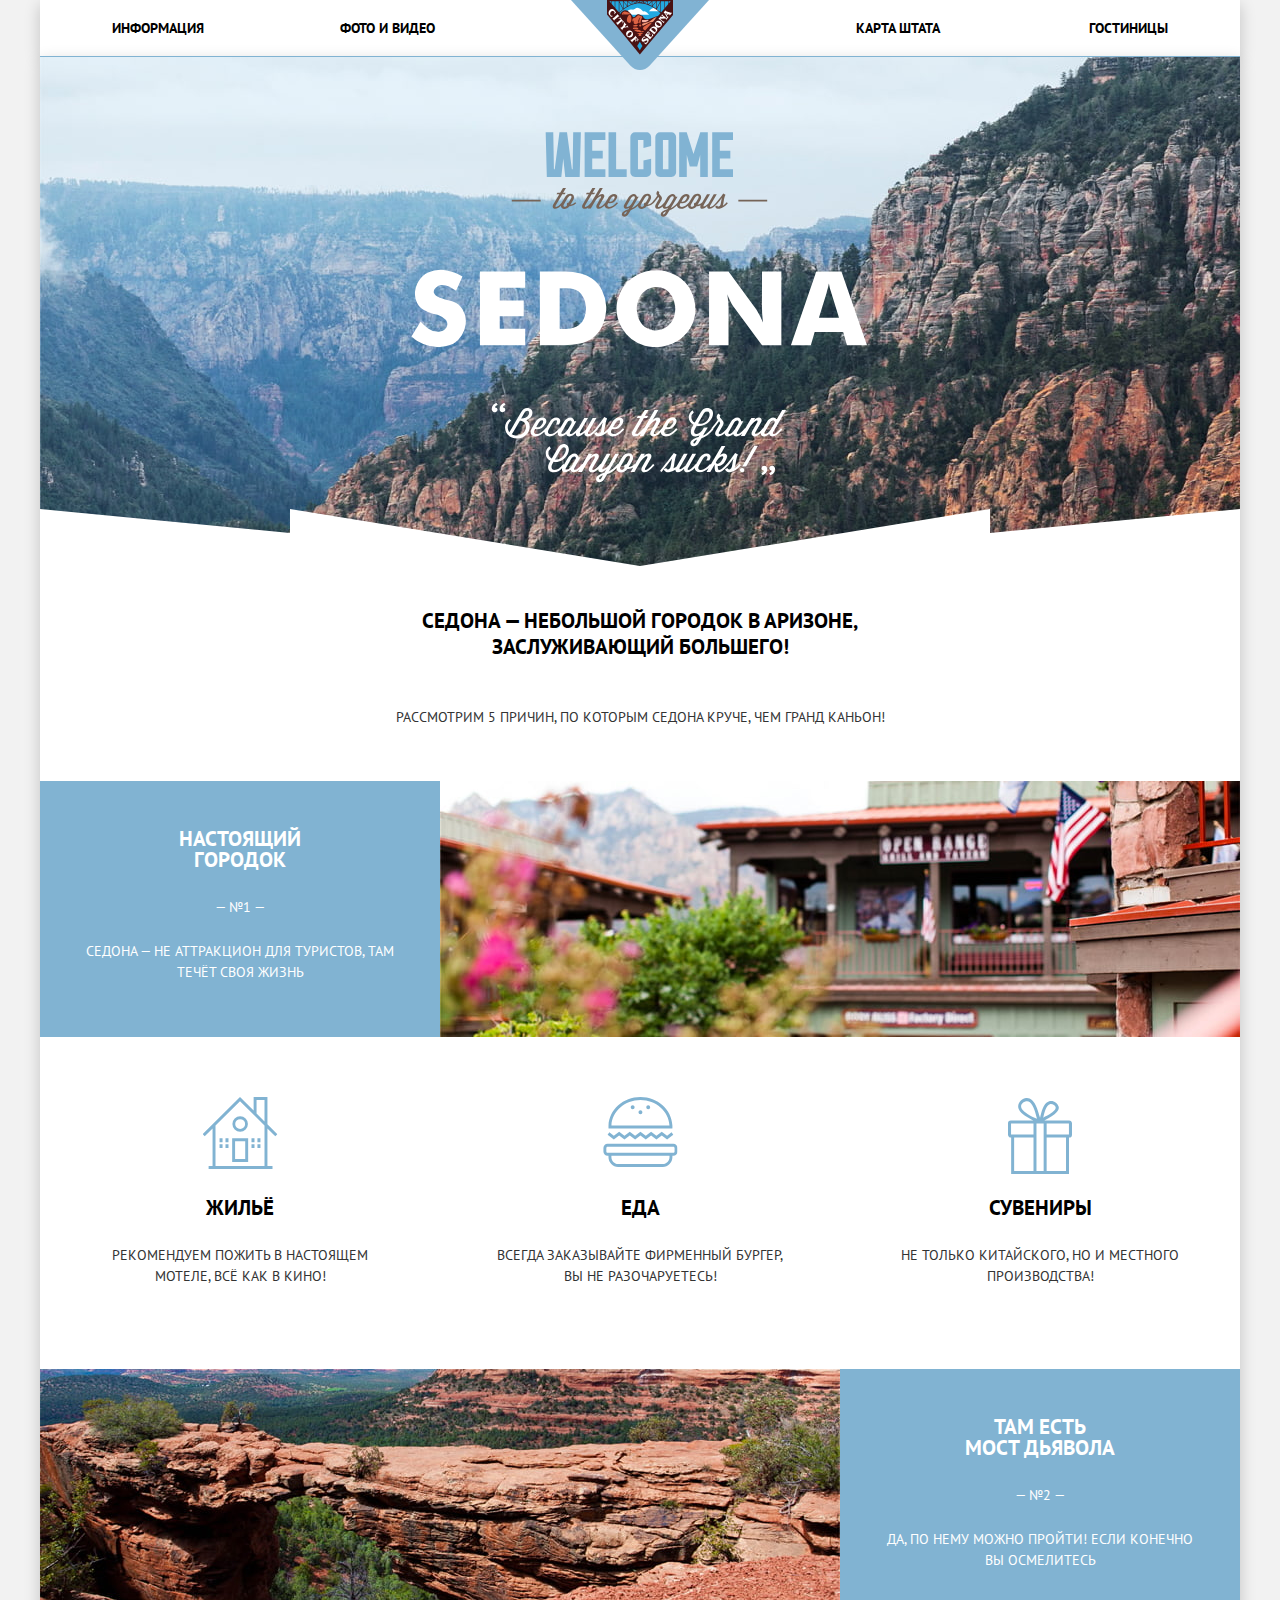
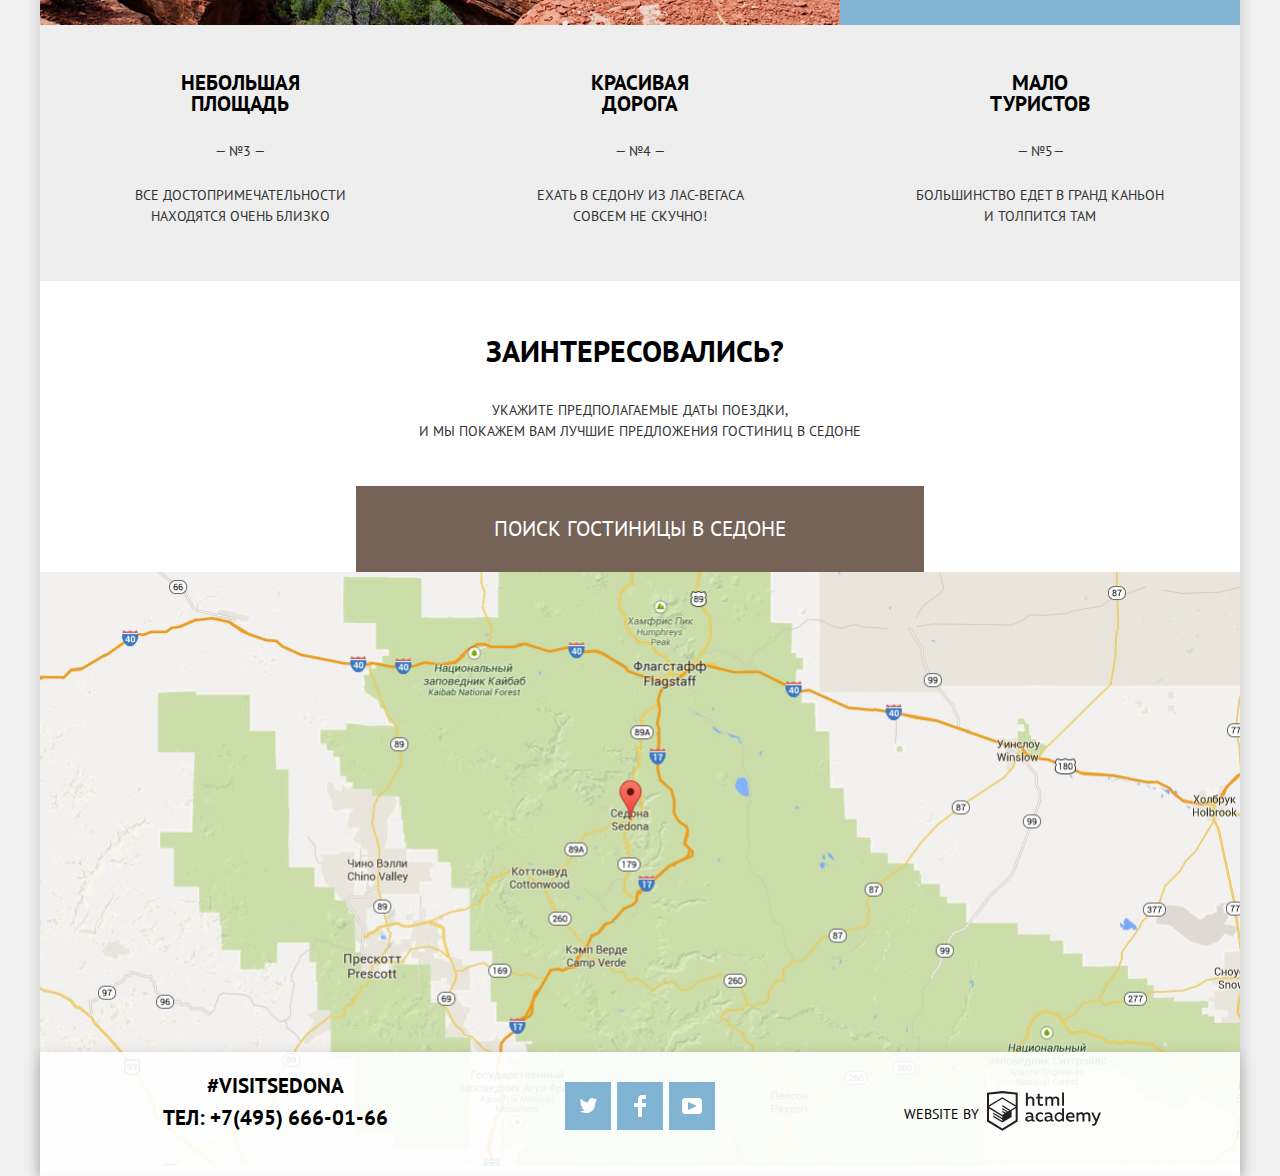
<file: index.html>
<!DOCTYPE html>
<html class="page" lang="ru">
  <head>
    <meta charset="UTF-8">
    <title>Седона</title>
    <link rel="icon" href="favicon.ico" type="image/x-icon" sizes="32x32">
    <link rel="icon" href="img/favicon-32.svg" type="image/svg+xml" sizes="32x32">
    <link rel="icon" href="img/favicon-16.svg" type="image/svg+xml" sizes="16x16">
    <link rel="icon" href="img/favicon-152.png" type="apple-touch-icon" sizes="152x152">
    <link href="css/normalize.css" rel="stylesheet">
    <link href="css/style.css" rel="stylesheet">
  </head>

  <body class="page-body">
    <header class="main-header container">
      <nav class="main-navigation">
        <div class="div-logo">
          <a class="main-header-logo">
            <img src="img/logo.svg" width="138" height="70" alt="Логотип Седона">
          </a>
        </div>
        <ul class="site-navigation">
          <li class="site-navigation-item"><a class="site-navigation-link" href="blank.html">Информация</a></li>
          <li class="site-navigation-item"><a class="site-navigation-link" href="blank.html">Фото и видео</a></li>
          <li class="site-navigation-item "><a class="site-navigation-link" href="blank.html">Карта штата</a></li>
          <li class="site-navigation-item"><a class="site-navigation-link" href="catalog.html">Гостиницы</a></li>
        </ul>
      </nav>
    </header>

    <main class="container">
      <section>
        <div class="main-picture">
          <img class="main-image" src="img/welcome.svg" width="457" height="350" alt="Добро пожаловать в великолепную Седону">
          <svg class="shape" width="1200" height="57" fill="none" xmlns="http://www.w3.org/2000/svg"><path d="M0 57V0l250 24V0l350 57L950 0v24l250-24v57H0z" fill="#fff"/></svg>>
        </div>
        <h1 class="container-caption">Седона &mdash; небольшой городок в Аризоне, заслуживающий большего!</h1>
        <p class="container-text">Рассмотрим 5 причин, по которым Седона круче, чем гранд каньон!</p>
      </section>
      <section class="features">
        <h2 class="visually-hidden">Преимущества</h2>
        <ul class="features-list">
          <li class="feature-item feature-item-background-accent feature-city">
            <div>
              <h3 class="feature-caption feature-caption-accent">Настоящий городок</h3>
              <p class="feature-text text-decoration">&mdash; №1 &mdash;</p>
              <p class="feature-text feature-text-city">Седона &mdash; не аттракцион для туристов, там течёт своя жизнь</p>
          </div>
            <img class="feature-image" src="img/sedona-city.jpg" width="800" height="256" alt="Фото городка Седона">
          </li>
          <li class="feature-item feature-item-icon">
            <h3 class="feature-caption feature-caption-housing">Жильё</h3>
            <p class="feature-text">Рекомендуем пожить в настоящем мотеле, всё как в кино!</p>
          </li>
          <li class="feature-item feature-item-icon">
            <h3 class="feature-caption feature-caption-food">Еда</h3>
            <p class="feature-text">Всегда заказывайте фирменный бургер, вы не разочаруетесь!</p>
          </li>
          <li class="feature-item feature-item-icon">
            <h3 class="feature-caption feature-caption-souvenir">Сувениры</h3>
            <p class="feature-text">Не только китайского, но и местного производства!</p>
          </li>
          <li class="feature-item feature-item-background-accent feature-bridge">
            <img class="feature-image" src="img/bridge.jpg" width="800" height="256" alt="Мост Дьявола в Седоне">
            <div>
              <h3 class="feature-caption feature-caption-accent">Там есть Мост дьявола</h3>
              <p class="feature-text text-decoration">&mdash; №2 &mdash;</p>
              <p class="feature-text feature-text-bridge">Да, по нему можно пройти! Если конечно вы осмелитесь</p>
            </div>
          </li>
          <li class="feature-item feature-item-background-light">
            <h3 class="feature-caption">Небольшая площадь</h3>
            <p class="feature-text text-decoration">&mdash; №3 &mdash;</p>
            <p class="feature-text feature-text-background-light">Все достопримечательности находятся очень близко</p>
          </li>
          <li class="feature-item feature-item-background-light">
            <h3 class="feature-caption">Красивая дорога</h3>
            <p class="feature-text text-decoration">&mdash; №4 &mdash;</p>
            <p class="feature-text feature-text-background-light">Ехать в седону из лас-вегаса совсем не скучно!</p>
          </li>
          <li class="feature-item feature-item-background-light">
            <h3 class="feature-caption">Мало туристов</h3>
            <p class="feature-text text-decoration">&mdash; №5&mdash;</p>
            <p class="feature-text feature-text-background-light">Большинство едет в гранд каньон и толпится там</p>
          </li>
        </ul>
      </section>

      <section class="search">
        <h2 class="visually-hidden">Поиск гостиницы в седоне</h2>
        <p class="search-lead">Заинтересовались?</p>
        <p class="search-text">Укажите предполагаемые даты поездки, <br> и мы покажем вам лучшие предложения гостиниц в седоне</p>
        <button class="button" type="button">Поиск гостиницы в седоне</button>
      </section>

      <img class="map-image" src="img/map.png" width="1200" height="594" alt="Страна Соединённые Штаты Америки, Штат Аризона, Графство Явапай">
    </main>

    <footer class="main-footer container footer-top">
      <section class="main-footer-contacts">
        <h2 class="visually-hidden">Контакты</h2>
        <p class="contacts-text">&num;visitSEDONA</p>
        <p class="contacts-text contacts-text-phone">ТЕЛ: <a class="main-footer-phone" href="tel:+74956660166"></a>+7(495) 666-01-66 </p>
      </section>
      <section class="main-footer-social">
        <h2 class="visually-hidden">Социальные сети</h2>
        <ul class="social-list">
          <li>
            <a class="social-button" href="#">
              <span class="visually-hidden">Твиттер</span>
              <svg width="17" height="17" viewBox="0 0 17 17" fill="none" xmlns="http://www.w3.org/2000/svg">
                <path d="M10.95 1.14409C12.635 0.648089 13.934 1.41409 14.527 2.32309C15.2 2.09209 15.858 1.84209 16.538 1.61509C16.5249 2.30145 16.2117 2.94761 15.681 3.38309C16.366 3.55309 16.985 2.89209 16.985 2.89209C16.816 3.89209 15.979 4.68009 15.422 4.91609C15.191 11.6661 12.247 16.1331 5.34498 15.9981H4.89898C4.48898 15.9981 0.734977 15.5381 0.000976562 14.1111C2.27198 14.3071 3.89398 13.6891 4.69398 12.9341C3.73398 12.6341 2.01498 12.4571 1.71498 9.98409C2.06398 10.0901 2.27898 10.2121 2.90498 10.1031C1.70498 9.24709 0.373977 8.53009 0.447977 6.33009C0.732977 6.65809 1.51498 6.86609 1.78798 6.80209C1.08498 6.56109 -0.182023 3.44209 0.893977 1.85009C2.71198 3.70409 4.62898 5.45609 8.04598 5.62309C8.25398 3.33009 9.18298 1.79309 10.95 1.14409Z" fill="white"/>
            </svg>
            </a>
          </li>
          <li>
            <a class="social-button" href="#">
              <span class="visually-hidden">Фейсбук</span>
              <svg width="12" height="22" viewBox="0 0 12 22" fill="none" xmlns="http://www.w3.org/2000/svg">
                <path d="M12 4V0H8C5.79086 0 4 1.79086 4 4V8H0V12H4V22H8V12H12V8H8V4H12Z" fill="white"/>
              </svg>
            </a>
          </li>
          <li>
            <a class="social-button" href="#">
              <span class="visually-hidden">Ютуб</span>
              <svg width="20" height="16" viewBox="0 0 20 16" fill="none" xmlns="http://www.w3.org/2000/svg">
                <path fill-rule="evenodd" clip-rule="evenodd" d="M3 0H17C18.65 0 20 1.35 20 3V13C20 14.65 18.65 16 17 16H3C1.35 16 0 14.65 0 13V3C0 1.35 1.35 0 3 0ZM6.027 4.002V11.998L15.014 8L6.027 4.002Z" fill="white"/>
              </svg>
            </a>
          </li>
        </ul>
      </section>
      <section class="footer-copyright">
        <p class="main-footer-text">Website by</p>
        <a class="copyright-logo" href="https://htmlacademy.ru/intensive/htmlcss">
          <svg width="115" height="41" viewBox="0 0 115 41" fill="none" xmlns="http://www.w3.org/2000/svg">
            <path fill-rule="evenodd" clip-rule="evenodd" d="M15.5197 1.05737H15.3509L0 2.71895V31.4945L15.3509 40.8382L30.7018 31.4945V2.71895L15.5197 1.05737ZM77.0183 2.62185H75.0876V15.7311H77.0183V2.62185ZM40.8619 2.63264V7.76843C41.6131 6.9864 42.6386 6.5436 43.7105 6.53843C44.6823 6.47908 45.6329 6.84495 46.3253 7.54479C47.0177 8.24462 47.3866 9.21244 47.3399 10.2068V15.7634H45.367V10.4658C45.4231 9.94897 45.2754 9.43059 44.9566 9.02553C44.6377 8.62047 44.174 8.36218 43.6683 8.3079H43.3518C42.3456 8.36979 41.4321 8.9295 40.9041 9.80764V15.7634H38.8995V2.63264H40.8619ZM77.0183 31.4837H75.2775V30.0595C74.4828 31.1353 73.23 31.7538 71.9119 31.7211C69.4751 31.5528 67.5825 29.4822 67.5825 26.9845C67.5825 24.4867 69.4751 22.4162 71.9119 22.2479C73.1195 22.2052 74.2818 22.7203 75.0771 23.6505V18.3205H77.0183V31.4837ZM47.0656 30.0595C47.263 30.0515 47.4583 30.0152 47.6459 29.9516V31.3866C47.2482 31.5404 46.826 31.6172 46.4009 31.6132C45.6482 31.6769 44.9394 31.2429 44.639 30.5342C43.7036 31.31 42.5302 31.7227 41.3261 31.6995C39.733 31.6995 38.256 30.804 38.256 28.9482C38.256 26.65 40.3661 25.9379 42.1702 25.9379C42.9402 25.9505 43.707 26.0408 44.4596 26.2076V25.884C44.4596 24.805 43.6578 23.9742 42.1491 23.9742C41.0585 23.9764 39.9804 24.2116 38.9839 24.6647V22.8305C40.0678 22.451 41.204 22.2506 42.3495 22.2371C44.8394 22.2371 46.3693 23.4455 46.3693 26.1753V29.4121C46.3546 29.5668 46.401 29.721 46.4981 29.8406C46.5951 29.9601 46.7349 30.035 46.8862 30.0487H47.0656V30.0595ZM40.2711 28.8403C40.298 29.229 40.4761 29.5905 40.7655 29.844C41.055 30.0974 41.4317 30.2217 41.8115 30.189H41.9275C42.8819 30.1906 43.7973 29.8022 44.4702 29.11V27.5779C43.842 27.4414 43.2026 27.3655 42.5605 27.3513C41.5055 27.3513 40.2817 27.7074 40.2817 28.8403H40.2711ZM56.0229 22.9384C55.1962 22.4632 54.2596 22.2246 53.3115 22.2479H52.9422C51.7332 22.2873 50.5891 22.8166 49.7619 23.7192C48.9347 24.6218 48.4923 25.8236 48.5321 27.06V27.5024C48.6957 30.0004 50.805 31.8921 53.2482 31.7318C54.2519 31.7555 55.2477 31.5452 56.1601 31.1168V29.2718C55.3769 29.7215 54.4945 29.9591 53.5963 29.9624C52.5199 30.0288 51.4963 29.4793 50.9385 28.5356C50.3806 27.5918 50.3806 26.4095 50.9385 25.4658C51.4963 24.522 52.5199 23.9725 53.5963 24.039C54.461 24.0357 55.3066 24.2989 56.0229 24.7942V22.9384ZM66.1514 30.0595C66.3488 30.0515 66.5441 30.0152 66.7317 29.9516V31.3866C66.334 31.5404 65.9118 31.6172 65.4867 31.6132C64.734 31.6769 64.0252 31.2429 63.7248 30.5342C62.7894 31.31 61.616 31.7227 60.4119 31.6995C58.8188 31.6995 57.3417 30.804 57.3417 28.9482C57.3417 26.65 59.4518 25.9379 61.256 25.9379C62.0259 25.9505 62.7928 26.0408 63.5454 26.2076V25.884C63.5454 24.805 62.7436 23.9742 61.2349 23.9742C60.1443 23.9764 59.0662 24.2116 58.0697 24.6647V22.8305C59.1536 22.451 60.2897 22.2506 61.4353 22.2371C63.9252 22.2371 65.455 23.4455 65.455 26.1753V29.4121C65.4404 29.5668 65.4868 29.721 65.5838 29.8406C65.6809 29.9601 65.8207 30.035 65.972 30.0487H66.1514V30.0595ZM59.855 29.8481C59.5632 29.5943 59.3837 29.2311 59.3569 28.8403H59.378C59.378 27.7074 60.5385 27.3513 61.6569 27.3513C62.299 27.3655 62.9383 27.4414 63.5665 27.5779V29.11C62.8937 29.8022 61.9782 30.1906 61.0239 30.189H60.9078C60.5263 30.2247 60.1469 30.1019 59.855 29.8481ZM69.3271 26.9305C69.3271 25.2859 70.6308 23.9526 72.239 23.9526L72.2601 24.0066C73.4742 24.0066 74.5742 24.7382 75.0665 25.8732V28.0311C74.5856 29.1871 73.4673 29.9296 72.239 29.9084C70.6308 29.9084 69.3271 28.5752 69.3271 26.9305ZM83.3486 22.2479C86.8408 22.2479 88.0541 25.1395 87.4844 27.7397H80.922C81.1436 29.3582 82.6839 30.0163 84.2876 30.0163C85.2509 30.0196 86.2027 29.8021 87.0729 29.3797V31.1061C86.0736 31.5421 84.9939 31.7519 83.9078 31.7211C81.2385 31.7211 78.8963 30.189 78.8963 26.9521C78.8362 25.7502 79.2482 24.5736 80.0408 23.6841C80.8334 22.7945 81.9408 22.2658 83.1165 22.2155H83.3486V22.2479ZM80.8693 26.1753C80.9704 24.8237 82.1216 23.8104 83.4436 23.9095H83.4858C84.1064 23.8531 84.7196 24.08 85.1612 24.5295C85.6028 24.979 85.8275 25.6051 85.7752 26.24H80.8693V26.1753ZM89.489 31.4621V22.4961H91.2298V23.575C91.9777 22.7197 93.041 22.2229 94.1628 22.2047C95.2951 22.1328 96.3712 22.7163 96.9482 23.7153C97.7407 22.8335 98.8477 22.3161 100.018 22.2803C100.952 22.2327 101.859 22.6011 102.507 23.2901C103.154 23.9792 103.478 24.9213 103.394 25.8732V31.4837H101.39V25.9271C101.437 25.4734 101.306 25.0191 101.024 24.6647C100.743 24.3104 100.336 24.0852 99.8917 24.039H99.6174C98.7512 24.0941 97.9525 24.536 97.4335 25.2474V31.4837H95.4289V25.9271C95.4728 25.47 95.3357 25.0139 95.0481 24.6611C94.7606 24.3082 94.3467 24.088 93.8991 24.0497H93.6881C92.7466 24.1344 91.8915 24.6449 91.3564 25.4416V31.5161H89.5312L89.489 31.4621ZM113.977 22.4745H111.972L109.324 29.2718L106.306 22.4853H104.196L108.417 31.5484L108.237 32.0016C107.72 33.3611 107.003 34.0516 106.053 34.0516C105.75 34.0548 105.447 34.0112 105.156 33.9221V35.6161C105.536 35.7125 105.926 35.7632 106.317 35.7671C107.646 35.7671 108.902 35.0226 109.851 32.6813L113.977 22.4745ZM52.689 6.78658V3.54974L50.7266 4.01369V6.73264H49.144V8.49132H50.7899V12.9905C50.7231 13.817 51.0244 14.6301 51.61 15.2038C52.1955 15.7775 53.0028 16.0505 53.8073 15.9468C54.5996 15.9535 55.3875 15.8259 56.139 15.5692V13.8429C55.5727 14.0781 54.9672 14.199 54.356 14.199C53.2165 14.199 52.689 13.8105 52.689 12.6237V8.5129H55.8541V6.78658H52.689ZM58.3862 15.7526V6.75421H60.1376V7.83316C60.8811 6.97655 61.9403 6.476 63.0601 6.45211C64.1624 6.38099 65.2146 6.93142 65.8032 7.88711C66.5958 7.00534 67.7028 6.48794 68.8734 6.45211C69.8138 6.41462 70.7233 6.79859 71.364 7.50353C72.0046 8.20846 72.3126 9.16418 72.2073 10.1205V15.7418H70.2028V10.1853C70.2499 9.73151 70.1184 9.27721 69.8373 8.92287C69.5561 8.56853 69.1485 8.34334 68.7046 8.29711H68.4619C67.5957 8.35228 66.797 8.7942 66.278 9.50553V15.7418H64.2734V10.1853C64.3206 9.73151 64.1891 9.27721 63.9079 8.92287C63.6268 8.56853 63.2191 8.34334 62.7752 8.29711H62.5326C61.5911 8.38181 60.736 8.89229 60.2009 9.68895V15.7634H58.3862V15.7526ZM28.6972 30.3033L28.7078 30.2968L28.6972 30.3184V30.3033ZM28.6972 18.3205V30.3033L15.3509 38.4321L2.00459 30.3184V18.5147L15.2876 26.6068V28.0311L6.18257 22.5284V23.9418L15.3404 29.5632V31.0629L6.19312 25.4955V26.9521L15.3509 32.5734L24.5826 26.9197V20.8129L28.6972 18.3205ZM28.7078 16.7776L25.0362 18.9355L23.3482 20.0145L15.3087 15.0837V16.4971L22.156 20.7266L22.0083 20.8237L20.9532 21.4063L15.2876 17.9537V19.3995L19.761 22.1184L18.706 22.8413L15.3298 20.7913V22.2047L17.5454 23.5426L15.2982 24.9021L2.11009 16.864L15.3087 8.72869L28.7078 16.7776ZM15.2876 7.27211L28.7078 15.3534V4.56395L15.3615 3.12895L2.01514 4.56395V15.3534L15.2876 7.27211Z" fill="#231F20"/>
          </svg>
        </a>
      </section>
    </footer>
  </body>
</html>
</file>
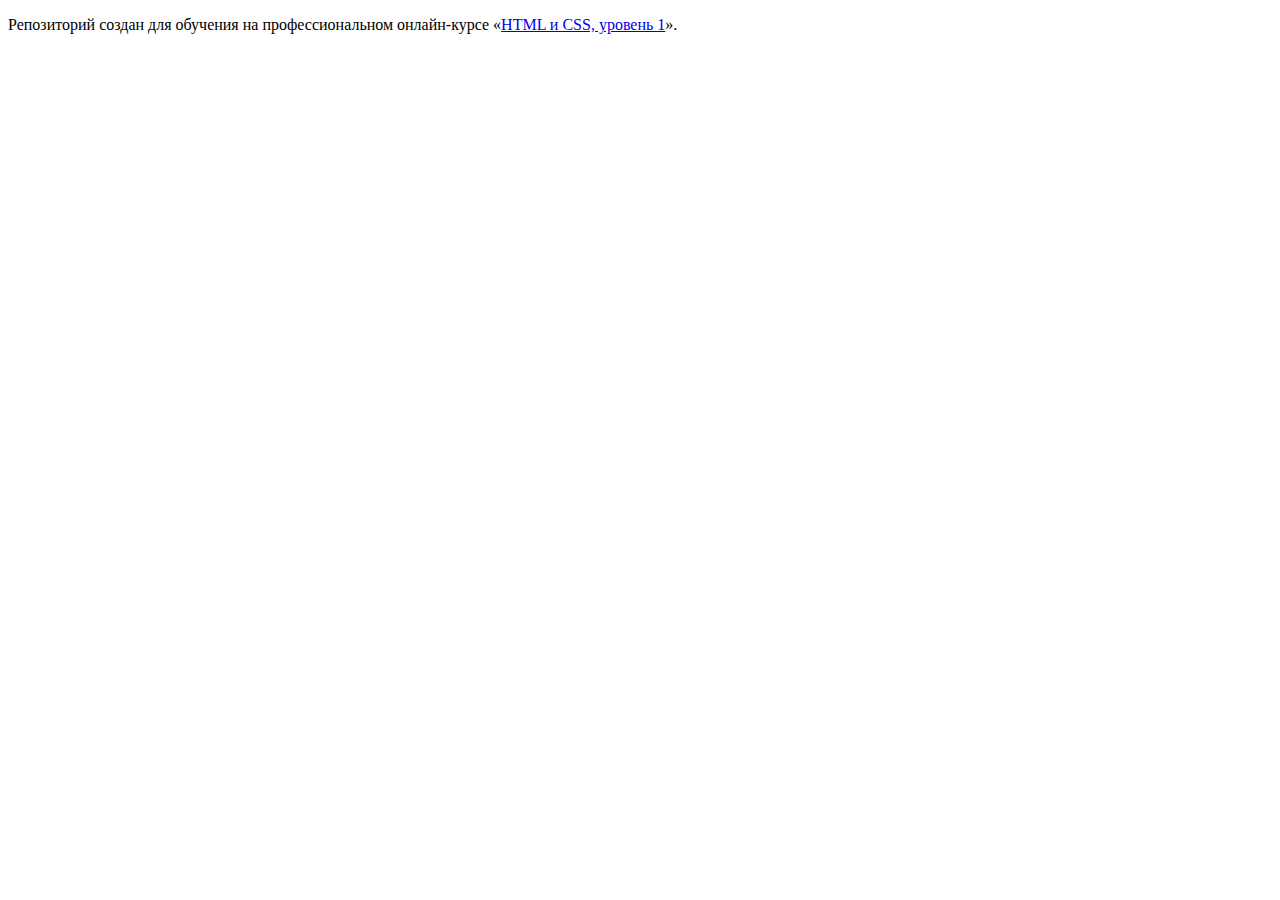
<file: 1/index.html>
<!DOCTYPE html>
<html lang="ru">
  <head>
    <meta charset="utf-8">
    <title>HTML Academy: Седона</title>
    <base href="https://htmlacademy-htmlcss.github.io/1563691-sedona-30/1/">
</head>
  <body>

    <p>Репозиторий создан для обучения на профессиональном онлайн‑курсе «<a href="https://htmlacademy.ru/intensive/htmlcss">HTML и CSS, уровень 1</a>».</p>

  </body>
</html>
</file>
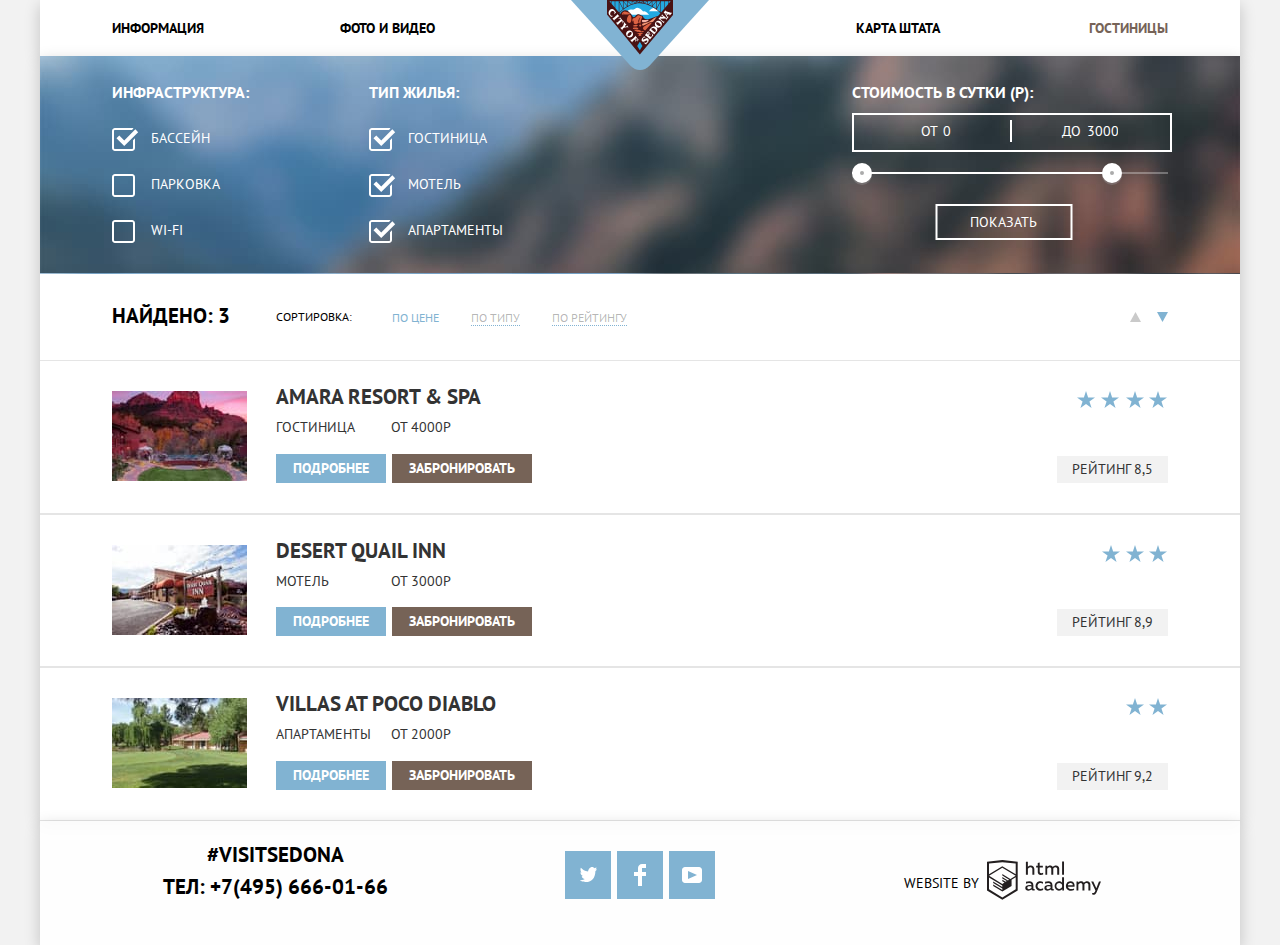
<file: catalog.html>
<!DOCTYPE html>
<html class="page" lang="ru">
  <head>
    <meta charset="UTF-8">
    <title>Седона</title>
    <link rel="icon" href="favicon.ico" type="image/x-icon" sizes="32x32">
    <link rel="icon" href="img/favicon-32.svg" type="image/svg+xml" sizes="32x32">
    <link rel="icon" href="img/favicon-16.svg" type="image/svg+xml" sizes="16x16">
    <link rel="icon" href="img/favicon-152.png" type="apple-touch-icon" sizes="152x152">
    <link href="css/normalize.css" rel="stylesheet">
    <link href="css/style.css" rel="stylesheet">
  </head>

  <body class="page-body">
    <header class="main-header container">
      <nav class="main-navigation">
        <a class="main-header-logo" href="index.html">
          <img src="img/logo.svg" width="138" height="70" alt="Логотип Седона">
        </a>
            <ul class="site-navigation">
              <li class="site-navigation-item"><a class="site-navigation-link" href="blank.html">Информация</a></li>
              <li class="site-navigation-item"><a class="site-navigation-link" href="blank.html">Фото и видео</a></li>
              <li class="site-navigation-item "><a class="site-navigation-link" href="blank.html">Карта штата</a></li>
              <li class="site-navigation-item "><a class="site-navigation-link-current">Гостиницы</a></li>
            </ul>
      </nav>
    </header>

    <main class="page container">
      <h1 class="visually-hidden">Подбор гостиниц в седоне</h1>

      <section class="filters">
        <h2 class="visually-hidden">Фильтр гостиниц</h2>
          <form class="filters-form" method="get" action="https://echo.htmlacademy.ru/">
            <fieldset class="filter-services">
              <legend class="filter-caption">Инфраструктура:</legend>
              <ul class="services-list">
                <li class="filter-option">
                  <input class="visually-hidden filter-input-checkbox" type="checkbox" name="swimming-pool" id="filter-swimming-pool" checked>
                  <label for="filter-swimming-pool">Бассейн</label>
                </li>
                <li class="filter-option">
                  <input class="visually-hidden filter-input-checkbox" type="checkbox" name="parking" id="filter-parcing">
                  <label for="filter-parcing">Парковка</label>
                </li>
                <li class="filter-option">
                  <input class="visually-hidden filter-input-checkbox" type="checkbox" name="wi-fi" id="filter-wi-fi">
                  <label for="filter-wi-fi">Wi-fi</label>
                </li>
              </ul>
            </fieldset>
            <fieldset class="filter-housing">
              <legend class="filter-caption">Тип жилья:</legend>
              <ul class="housing-list">
                <li class="filter-option">
                  <input class="visually-hidden filter-input-checkbox" type="checkbox" name="hostel" id="filter-hostel" checked>
                  <label for="filter-hostel">Гостиница</label>
                </li>
                <li class="filter-option">
                  <input class="visually-hidden filter-input-checkbox" type="checkbox" name="motel" id="filter-motel" checked>
                  <label for="filter-motel">Мотель</label>
                </li>
                <li class="filter-option">
                  <input class="visually-hidden filter-input-checkbox" type="checkbox" name="apartment" id="filter-apartment" checked>
                  <label for="filter-apartment">Апартаменты</label>
                </li>
              </ul>
            </fieldset>
            <div class="price">
              <form method="get" action="https://echo.htmlacademy.ru">
                <fieldset class="filter-item">
                  <legend class="filter-item-caption">Стоимость в сутки (р):</legend>
                  <div class="range-filter">
                    <div class="price-controls">
                      <label class="min-price">
                        от <input class="price-input price-input-min" type="number" name="min-price" value="0">
                      </label>
                      <label class="max-price">
                        до <input class="price-input price-input-max" type="number" name="max-price" value="3000">
                      </label>
                    </div>
                    <div class="scale">
                      <div class="bar"></div>
                    </div>
                    <div class="toggle toggle-min" tabindex="0"></div>
                    <div class="toggle toggle-max" tabindex="0"></div>
                  </div>
                </fieldset>
                <button class="button-form" type="submit">Показать</button>
              </form>
            </div>
          </form>
      </section>

      <section class="sorting">
        <h2 class="visually-hidden">Сортировка по результатам поиска</h2>
        <section class="sorting-filters">
          <p class="sorting-caption">Найдено: 3</p>
          <p class="sorting-text">Сортировка:</p>
          <ul class="sorting-list">
            <li class="sorting-item">
              <a class="sorting-link sorting-link-current">По цене</a>
            </li>
            <li class="sorting-item">
              <a class="sorting-link" href="#">По типу</a>
            </li>
            <li class="sorting-item">
              <a class="sorting-link" href="#">По рейтингу</a>
            </li> 
          </ul>
          <div class="arrows-box">
            <svg class="arrow" width="11" height="10" viewBox="0 0 11 10" fill="none" xmlns="http://www.w3.org/2000/svg">
              <path d="M5.5 0L0 10H11L5.5 0Z" fill="#CACACA"/>
            </svg>
            <svg class="arrow" width="11" height="10" viewBox="0 0 11 10" fill="none" xmlns="http://www.w3.org/2000/svg">
              <path d="M5.5 10L0 0H11" fill="#81B3D2"/>
            </svg>
          </div>
        </section>
      </section>

      <section class="search-results">
        <h2 class="visually-hidden">Список гостиниц седоны</h2>
        <ul class="search-results-list">
          <li class="search-results-item">
            <article class="search-results-article">
              <img class="search-results-image" src="img/amara.jpg" width="139" height="90" alt="Фото гостиницы Amara Resort & Spa">
              <div class="hotel-information">
                <h3 class="hotel-caption">Amara Resort &#38; Spa</h3>
                <div class="hotel-text">
                  <p>Гостиница</p>
                  <p>от 4000р</p>
                </div>
                <div class="hotel-buttons">
                  <a class="button-detail" href="#">Подробнее</a>
                  <button class="button-booking" type="submit">Забронировать</button>
                </div>
              </div>
              <div class="rating-box">
                <img src="img/stars-four.svg" width="91" height="17" alt="Четырехзвездочная гостиница">
                <p class="rating">Рейтинг 8,5</p>
              </div>
            </article>
          </li>
          <li class="search-results-item">
            <article class="search-results-article">
              <img class="search-results-image" src="img/desert.jpg" width="139" height="90" alt="Фото мотеля Desert Quail Inn">
              <div class="hotel-information">
                <h3 class="hotel-caption">Desert Quail Inn</h3>
                <div class="hotel-text">
                  <p>Мотель</p>
                  <p>от 3000р</p>
                </div>
                <div class="hotel-buttons">
                  <a class="button-detail" href="#">Подробнее</a>
                  <button class="button-booking" type="submit">Забронировать</button>
                </div>
              </div>
              <div class="rating-box">
                <img src="img/stars-three.svg" width="66" height="17" alt="Трехзвездочный мотель">
                <p class="rating">Рейтинг 8,9</p>
              </div>
            </article>
          </li>
          <li class="search-results-item">
            <article class="search-results-article">
              <img class="search-results-image" src="img/villas.jpg" width="139" height="90" alt="Фото апартаментов Villas at Poco Diablo">
              <div class="hotel-information">
                <h3 class="hotel-caption">Villas at Poco Diablo</h3>
                <div class="hotel-text">
                  <p>Апартаменты</p>
                  <p>от 2000р</p>
                </div>
                <div class="hotel-buttons">
                  <a class="button-detail" href="#">Подробнее</a>
                  <button class="button-booking" type="submit">Забронировать</button>
                </div>
              </div>
              <div class="rating-box">
                <img src="img/stars-two.svg" width="42" height="17" alt="Двухзвездочные аппартаменты">
                <p class="rating">Рейтинг 9,2</p>
              </div>
            </article>
          </li>
        </ul>
      </section>
    </main>

    <footer class="main-footer container">
      <section class="main-footer-contacts">
        <h2 class="visually-hidden">Контакты</h2>
        <p class="contacts-text">&num;visitSEDONA</p>
        <p class="contacts-text contacts-text-phone">ТЕЛ: <a class="main-footer-phone" href="tel:+74956660166"></a>+7(495) 666-01-66 </p>
      </section>
      <section class="main-footer-social">
        <h2 class="visually-hidden">Социальные сети</h2>
        <ul class="social-list">
          <li>
            <a class="social-button" href="#">
              <span class="visually-hidden">Твиттер</span>
              <svg width="17" height="17" viewBox="0 0 17 17" fill="none" xmlns="http://www.w3.org/2000/svg">
                <path d="M10.95 1.14409C12.635 0.648089 13.934 1.41409 14.527 2.32309C15.2 2.09209 15.858 1.84209 16.538 1.61509C16.5249 2.30145 16.2117 2.94761 15.681 3.38309C16.366 3.55309 16.985 2.89209 16.985 2.89209C16.816 3.89209 15.979 4.68009 15.422 4.91609C15.191 11.6661 12.247 16.1331 5.34498 15.9981H4.89898C4.48898 15.9981 0.734977 15.5381 0.000976562 14.1111C2.27198 14.3071 3.89398 13.6891 4.69398 12.9341C3.73398 12.6341 2.01498 12.4571 1.71498 9.98409C2.06398 10.0901 2.27898 10.2121 2.90498 10.1031C1.70498 9.24709 0.373977 8.53009 0.447977 6.33009C0.732977 6.65809 1.51498 6.86609 1.78798 6.80209C1.08498 6.56109 -0.182023 3.44209 0.893977 1.85009C2.71198 3.70409 4.62898 5.45609 8.04598 5.62309C8.25398 3.33009 9.18298 1.79309 10.95 1.14409Z" fill="white"/>
            </svg>
            </a>
          </li>
          <li>
            <a class="social-button" href="#">
              <span class="visually-hidden">Фейсбук</span>
              <svg width="12" height="22" viewBox="0 0 12 22" fill="none" xmlns="http://www.w3.org/2000/svg">
                <path d="M12 4V0H8C5.79086 0 4 1.79086 4 4V8H0V12H4V22H8V12H12V8H8V4H12Z" fill="white"/>
              </svg>
            </a>
          </li>
          <li>
            <a class="social-button" href="#">
              <span class="visually-hidden">Ютуб</span>
              <svg width="20" height="16" viewBox="0 0 20 16" fill="none" xmlns="http://www.w3.org/2000/svg">
                <path fill-rule="evenodd" clip-rule="evenodd" d="M3 0H17C18.65 0 20 1.35 20 3V13C20 14.65 18.65 16 17 16H3C1.35 16 0 14.65 0 13V3C0 1.35 1.35 0 3 0ZM6.027 4.002V11.998L15.014 8L6.027 4.002Z" fill="white"/>
              </svg>
            </a>
          </li>
        </ul>
      </section>
      <section class="footer-copyright">
        <p class="main-footer-text">Website by</p>
        <a class="copyright-logo" href="https://htmlacademy.ru/intensive/htmlcss">
          <svg width="115" height="41" viewBox="0 0 115 41" fill="none" xmlns="http://www.w3.org/2000/svg">
            <path fill-rule="evenodd" clip-rule="evenodd" d="M15.5197 1.05737H15.3509L0 2.71895V31.4945L15.3509 40.8382L30.7018 31.4945V2.71895L15.5197 1.05737ZM77.0183 2.62185H75.0876V15.7311H77.0183V2.62185ZM40.8619 2.63264V7.76843C41.6131 6.9864 42.6386 6.5436 43.7105 6.53843C44.6823 6.47908 45.6329 6.84495 46.3253 7.54479C47.0177 8.24462 47.3866 9.21244 47.3399 10.2068V15.7634H45.367V10.4658C45.4231 9.94897 45.2754 9.43059 44.9566 9.02553C44.6377 8.62047 44.174 8.36218 43.6683 8.3079H43.3518C42.3456 8.36979 41.4321 8.9295 40.9041 9.80764V15.7634H38.8995V2.63264H40.8619ZM77.0183 31.4837H75.2775V30.0595C74.4828 31.1353 73.23 31.7538 71.9119 31.7211C69.4751 31.5528 67.5825 29.4822 67.5825 26.9845C67.5825 24.4867 69.4751 22.4162 71.9119 22.2479C73.1195 22.2052 74.2818 22.7203 75.0771 23.6505V18.3205H77.0183V31.4837ZM47.0656 30.0595C47.263 30.0515 47.4583 30.0152 47.6459 29.9516V31.3866C47.2482 31.5404 46.826 31.6172 46.4009 31.6132C45.6482 31.6769 44.9394 31.2429 44.639 30.5342C43.7036 31.31 42.5302 31.7227 41.3261 31.6995C39.733 31.6995 38.256 30.804 38.256 28.9482C38.256 26.65 40.3661 25.9379 42.1702 25.9379C42.9402 25.9505 43.707 26.0408 44.4596 26.2076V25.884C44.4596 24.805 43.6578 23.9742 42.1491 23.9742C41.0585 23.9764 39.9804 24.2116 38.9839 24.6647V22.8305C40.0678 22.451 41.204 22.2506 42.3495 22.2371C44.8394 22.2371 46.3693 23.4455 46.3693 26.1753V29.4121C46.3546 29.5668 46.401 29.721 46.4981 29.8406C46.5951 29.9601 46.7349 30.035 46.8862 30.0487H47.0656V30.0595ZM40.2711 28.8403C40.298 29.229 40.4761 29.5905 40.7655 29.844C41.055 30.0974 41.4317 30.2217 41.8115 30.189H41.9275C42.8819 30.1906 43.7973 29.8022 44.4702 29.11V27.5779C43.842 27.4414 43.2026 27.3655 42.5605 27.3513C41.5055 27.3513 40.2817 27.7074 40.2817 28.8403H40.2711ZM56.0229 22.9384C55.1962 22.4632 54.2596 22.2246 53.3115 22.2479H52.9422C51.7332 22.2873 50.5891 22.8166 49.7619 23.7192C48.9347 24.6218 48.4923 25.8236 48.5321 27.06V27.5024C48.6957 30.0004 50.805 31.8921 53.2482 31.7318C54.2519 31.7555 55.2477 31.5452 56.1601 31.1168V29.2718C55.3769 29.7215 54.4945 29.9591 53.5963 29.9624C52.5199 30.0288 51.4963 29.4793 50.9385 28.5356C50.3806 27.5918 50.3806 26.4095 50.9385 25.4658C51.4963 24.522 52.5199 23.9725 53.5963 24.039C54.461 24.0357 55.3066 24.2989 56.0229 24.7942V22.9384ZM66.1514 30.0595C66.3488 30.0515 66.5441 30.0152 66.7317 29.9516V31.3866C66.334 31.5404 65.9118 31.6172 65.4867 31.6132C64.734 31.6769 64.0252 31.2429 63.7248 30.5342C62.7894 31.31 61.616 31.7227 60.4119 31.6995C58.8188 31.6995 57.3417 30.804 57.3417 28.9482C57.3417 26.65 59.4518 25.9379 61.256 25.9379C62.0259 25.9505 62.7928 26.0408 63.5454 26.2076V25.884C63.5454 24.805 62.7436 23.9742 61.2349 23.9742C60.1443 23.9764 59.0662 24.2116 58.0697 24.6647V22.8305C59.1536 22.451 60.2897 22.2506 61.4353 22.2371C63.9252 22.2371 65.455 23.4455 65.455 26.1753V29.4121C65.4404 29.5668 65.4868 29.721 65.5838 29.8406C65.6809 29.9601 65.8207 30.035 65.972 30.0487H66.1514V30.0595ZM59.855 29.8481C59.5632 29.5943 59.3837 29.2311 59.3569 28.8403H59.378C59.378 27.7074 60.5385 27.3513 61.6569 27.3513C62.299 27.3655 62.9383 27.4414 63.5665 27.5779V29.11C62.8937 29.8022 61.9782 30.1906 61.0239 30.189H60.9078C60.5263 30.2247 60.1469 30.1019 59.855 29.8481ZM69.3271 26.9305C69.3271 25.2859 70.6308 23.9526 72.239 23.9526L72.2601 24.0066C73.4742 24.0066 74.5742 24.7382 75.0665 25.8732V28.0311C74.5856 29.1871 73.4673 29.9296 72.239 29.9084C70.6308 29.9084 69.3271 28.5752 69.3271 26.9305ZM83.3486 22.2479C86.8408 22.2479 88.0541 25.1395 87.4844 27.7397H80.922C81.1436 29.3582 82.6839 30.0163 84.2876 30.0163C85.2509 30.0196 86.2027 29.8021 87.0729 29.3797V31.1061C86.0736 31.5421 84.9939 31.7519 83.9078 31.7211C81.2385 31.7211 78.8963 30.189 78.8963 26.9521C78.8362 25.7502 79.2482 24.5736 80.0408 23.6841C80.8334 22.7945 81.9408 22.2658 83.1165 22.2155H83.3486V22.2479ZM80.8693 26.1753C80.9704 24.8237 82.1216 23.8104 83.4436 23.9095H83.4858C84.1064 23.8531 84.7196 24.08 85.1612 24.5295C85.6028 24.979 85.8275 25.6051 85.7752 26.24H80.8693V26.1753ZM89.489 31.4621V22.4961H91.2298V23.575C91.9777 22.7197 93.041 22.2229 94.1628 22.2047C95.2951 22.1328 96.3712 22.7163 96.9482 23.7153C97.7407 22.8335 98.8477 22.3161 100.018 22.2803C100.952 22.2327 101.859 22.6011 102.507 23.2901C103.154 23.9792 103.478 24.9213 103.394 25.8732V31.4837H101.39V25.9271C101.437 25.4734 101.306 25.0191 101.024 24.6647C100.743 24.3104 100.336 24.0852 99.8917 24.039H99.6174C98.7512 24.0941 97.9525 24.536 97.4335 25.2474V31.4837H95.4289V25.9271C95.4728 25.47 95.3357 25.0139 95.0481 24.6611C94.7606 24.3082 94.3467 24.088 93.8991 24.0497H93.6881C92.7466 24.1344 91.8915 24.6449 91.3564 25.4416V31.5161H89.5312L89.489 31.4621ZM113.977 22.4745H111.972L109.324 29.2718L106.306 22.4853H104.196L108.417 31.5484L108.237 32.0016C107.72 33.3611 107.003 34.0516 106.053 34.0516C105.75 34.0548 105.447 34.0112 105.156 33.9221V35.6161C105.536 35.7125 105.926 35.7632 106.317 35.7671C107.646 35.7671 108.902 35.0226 109.851 32.6813L113.977 22.4745ZM52.689 6.78658V3.54974L50.7266 4.01369V6.73264H49.144V8.49132H50.7899V12.9905C50.7231 13.817 51.0244 14.6301 51.61 15.2038C52.1955 15.7775 53.0028 16.0505 53.8073 15.9468C54.5996 15.9535 55.3875 15.8259 56.139 15.5692V13.8429C55.5727 14.0781 54.9672 14.199 54.356 14.199C53.2165 14.199 52.689 13.8105 52.689 12.6237V8.5129H55.8541V6.78658H52.689ZM58.3862 15.7526V6.75421H60.1376V7.83316C60.8811 6.97655 61.9403 6.476 63.0601 6.45211C64.1624 6.38099 65.2146 6.93142 65.8032 7.88711C66.5958 7.00534 67.7028 6.48794 68.8734 6.45211C69.8138 6.41462 70.7233 6.79859 71.364 7.50353C72.0046 8.20846 72.3126 9.16418 72.2073 10.1205V15.7418H70.2028V10.1853C70.2499 9.73151 70.1184 9.27721 69.8373 8.92287C69.5561 8.56853 69.1485 8.34334 68.7046 8.29711H68.4619C67.5957 8.35228 66.797 8.7942 66.278 9.50553V15.7418H64.2734V10.1853C64.3206 9.73151 64.1891 9.27721 63.9079 8.92287C63.6268 8.56853 63.2191 8.34334 62.7752 8.29711H62.5326C61.5911 8.38181 60.736 8.89229 60.2009 9.68895V15.7634H58.3862V15.7526ZM28.6972 30.3033L28.7078 30.2968L28.6972 30.3184V30.3033ZM28.6972 18.3205V30.3033L15.3509 38.4321L2.00459 30.3184V18.5147L15.2876 26.6068V28.0311L6.18257 22.5284V23.9418L15.3404 29.5632V31.0629L6.19312 25.4955V26.9521L15.3509 32.5734L24.5826 26.9197V20.8129L28.6972 18.3205ZM28.7078 16.7776L25.0362 18.9355L23.3482 20.0145L15.3087 15.0837V16.4971L22.156 20.7266L22.0083 20.8237L20.9532 21.4063L15.2876 17.9537V19.3995L19.761 22.1184L18.706 22.8413L15.3298 20.7913V22.2047L17.5454 23.5426L15.2982 24.9021L2.11009 16.864L15.3087 8.72869L28.7078 16.7776ZM15.2876 7.27211L28.7078 15.3534V4.56395L15.3615 3.12895L2.01514 4.56395V15.3534L15.2876 7.27211Z" fill="#231F20"/>
          </svg>
        </a>
      </section>
    </footer>
  </body>
</html>
</file>
<file: css/style.css>
/* Fonts */
@font-face {
    font-family: "PT Sans";
    src: url("../fonts/PTSans.woff") format("woff"),
    url("../fonts/PTSans.woff2") format("woff2");
    font-weight: 400;
    font-style: normal;
}

@font-face {
    font-family: "PT Sans";
    src: url("../fonts/PTSans-Bold.woff") format("woff"),
    url("../fonts/PTSans-Bold.woff2") format("woff2");
    font-weight: 700;
    font-style: normal;
}


/* Variables */

:root {
    --basic-black: #000000; 
    --basic-light: #333333; /*цвет текста*/
    --accent-light: #81B3D2; /*цвет кнопок,иконок*/
    --accent-dark: #766357; /*кнопки, активная страница*/
    --index-grey: #EEEEEE; /*фон блока на главной странице*/
    --neutral-grey: #F2F2F2; /*формы, фон рейтинга в каталоге*/
    --form-gray: #A9A9A9; /*иконки и кнопки +/- в форме*/
    --arrow-grey: #CACACA; /*стрелки в каталоге*/
    --rating-gray: #666666; /*текст рейтинг*/
    --filter-blocked: #6A6A6A; /*заблокированный фильтр*/
    --slider-grey: #ABABAB; /*точка в ползунке в фильтре*/
    --hover-dark: #604E43; /*темная кнопка наведение*/
    --click-dark: #503E33; /*темная кнопка нажатие*/
    --hover-light: #669EC0; /*светлая кнопка наведение*/
    --click-light: #5496BD; /*светлая кнопка нажатие*/
    --hover-field: #EBEBEB; /*поле ввода наведение*/
    --field-selected: #E5E5E5; /*поле вода выбрано*/
    --click-logo: #BDBBBC; /*лого академии нажатие*/
    --basic-white: #FFFFFF;
    --black-opacity: rgba(0, 0, 0, 0.3);
    --white-opacity: rgba(255, 255, 255, 0.3);
    --toggle-shadow: rgba(171, 171, 171, 0.3);
    --footer: rgba(255, 255, 255, 0.9);
}


/* Global */

body {
    min-width: 1200px;
    margin: 0;
    padding: 0;
    font-family: PT Sans, Arial, sans-serif;
    font-size: 14px;
    line-height: 21px;
    font-weight: 400;
    text-transform: uppercase;
    color: var(--basic-light);
    background-color: var(--neutral-grey);

    min-height: 100%;
    display: grid;
    grid-template-rows: min-content 1fr min-content;
    align-content: start;
}

a {
    text-decoration: none;
  }
  
img {
    max-width: 100%;
    height: auto;
}

.visually-hidden {
    position: absolute;
    width: 1px;
    height: 1px;
    margin: -1px;
    border: 0;
    padding: 0;
    white-space: nowrap;
    clip-path: inset(100%);
    clip: rect(0 0 0 0);
    overflow: hidden;
}

/* Main navigation */

.main-navigation {
    line-height: 26px;
    font-weight: 700;
    display: grid;
    position: relative;
}

.site-navigation {
    list-style: none;
    margin: 0;
    padding: 0;
    display: flex;
    width: 1200px;
    flex-wrap: wrap
}

.site-navigation-item {
    width: 228px;
    text-align: left;
    padding-top: 15px;
    padding-bottom: 15px;
}

.site-navigation li:nth-child(1n) {
    margin-left: 72px;
}

.site-navigation li:nth-child(2n) {
    margin-left: 0;
}

.site-navigation li:nth-child(3n) {
    margin-left: auto;
    text-align: right;
}

.site-navigation li:nth-child(4n) {
    margin-right: 72px;
    text-align: right;
}

/* Container */

.container {
    width: 1200px;
    margin: 0 auto;
    background-color: var(--basic-white);
    box-shadow: 0px 5px 15px rgba(0, 1, 1, 0.2);
}

/* Logo */

.main-header-logo {
    position: absolute;
    left: 50%;
    width: 138px;
    height: 70px;
    margin-left: -69px;
    z-index: 1;
}


/* Grid for pages */

.search-results-item {
    border-top: 1px var(--field-selected) solid;
    border-bottom: 1px var(--field-selected) solid;
}

.search-results-article {
    outline-offset: -5px;
    display: grid;
    grid-template-columns: 135px 1fr 127px;
    margin: 30px 72px
}


/* Grid */

.page {
    height: 100%;
}

/* User navigation */

.site-navigation-link {
    color: var(--basic-black);
}

.site-navigation-link:hover,
.site-navigation-link:focus {
    color: var(--accent-light);
}

.site-navigation-link:active {
    color: var(--black-opacity);
}

.site-navigation-link-current {
    color: var(--accent-dark);
}


/* Main display */

.main-picture {
    background-image: url(../img/background-photo.jpg);
    background-color: var(--accent-light);
    background-repeat: no-repeat;
    text-align: center;
    padding-top: 76px;
    padding-bottom: 77px;
    position: relative;
    background-position: center, 0 0;
}

.main-image {
    position: relative;
    left: 5px;
}

.shape {
    position: absolute;
    right: 0;
    bottom: 0;
}

.main-text {
    margin-bottom: 51px;
}

.container-caption {
    font-size: 21px;
    font-weight: 700;
    line-height: 26px;
    width: 470px;
    text-align: center;
    color: var(--basic-black);
    margin: 0 auto;
    margin-top: 42px;
}

.container-text {
    line-height: 26px;
    text-align: center;
    margin-top: 44px;
}


/* Features */

.features {
    margin-bottom: 58px;
    margin-top: 51px;
}

.features-list {
    display: grid;
    grid-template-columns: 1fr 1fr 1fr;
    list-style: none;
    margin: 0;
    padding: 0;
}

.feature-city,
.feature-bridge {
    grid-column: 1/-1;
    display: flex; 
    margin-bottom: auto;
    
}

.feature-image {
    width: 800px;
    height: 256px;
    margin: 0;
    object-fit: contain;
    background-color: var(--accent-light);
}

.feature-item {
    text-align: center;
}

.feature-text {
    margin: 0 50px;
}

.feature-text-city,
.feature-text-bridge {
    margin: 0 45px;
    width: 310px;
}

.feature-item:not(.feature-item-background-accent) {
    padding-bottom: 54px;
}

.feature-caption {
    font-size: 21px;
    font-weight: 700;
    line-height: 21px;
    color: var(--basic-black);
    padding-top: 47px;
    margin: 0 auto;
    margin-bottom: 27px;
    position: relative;
    width: 150px;
}

.text-decoration {
    margin-bottom: 23px;
}

.feature-item-icon h3 {
    padding-top: 160px;
}

.feature-item-icon p {
    margin-bottom: 28px;
    margin-top: 25px;
}

.feature-text-background-light {
    width: 258px;
    margin: 0 auto;
}

.feature-caption-housing::before {
    content: "";
    background-image: url("../img/house.svg");
    width: 75px;
    height: 72px;
    position: absolute;
    background-repeat: no-repeat;
    background-position: 0 0;
    top: 60px;
    left: 50%;
    transform: translateX(-50%); 
}

.feature-caption-food::before {
    content: "";
    background-image: url("../img/burger.svg");
    width: 75px;
    height: 70px;
    position: absolute;
    background-repeat: no-repeat;
    background-position: 0 0;
    top: 60px;
    left: 50%;
    transform: translateX(-50%); 
}

.feature-caption-souvenir::before {
    content: "";
    background-image: url("../img/surprise.svg");
    width: 64px;
    height: 77px;
    position: absolute;
    background-repeat: no-repeat;
    background-position: 0 0;
    top: 60px;
    left: 50%;
    transform: translateX(-50%); 
}

.feature-item-background-accent {
    background-color: var(--accent-light);
    color: var(--basic-white);
}

.feature-caption-accent {
    color: var(--basic-white);
}

.feature-item-background-light {
    background-color: var(--index-grey);
}


/* Search */

.search {
    text-align: center;
}

.search-lead {
    font-size: 30px;
    line-height: 24px;
    font-weight: 700;
    color: var(--basic-black);
    position: relative;
    right: 5px;
    margin-bottom: 37px;
}

.button {
    font-size: 21px;
    line-height: 26px;
    text-align: center;
    color: var(--basic-white);
    vertical-align: middle;
    text-transform: uppercase;
    background-color: var(--accent-dark);
    border: none;
    padding: 30px 138px;
    margin-top: 30px;
}

.button:hover,
.button:focus {
    background-color: var(--hover-dark);
}

.button:active {
    background-color: var(--click-dark);
    color: var(--white-opacity);
}

/*.map-image {
    position: relative;
    top: 0;
    bottom: -120px;
    z-index: 0;
}*/

/* Filters */

.filters-form {
    margin-left: 72px;
    margin-right: 72px;
    padding-top: 26px;
    display: grid;
    grid-template-columns: 127px 274px 1fr;
    padding-bottom: 33px;
}

.filters {
    color: var(--basic-white);
    background-color: var(--filter-blocked);
    background-image: url(../img/background-catalog.jpg);
}

.services-list,
.housing-list {
    list-style: none;
    margin: 0;
    padding: 0;
}

.filter-services,
.filter-housing {
    padding: 0;
    margin: 0;
    border: none;
}

.filter-housing {
    margin-left: 130px;
}

.filter-caption {
    font-size: 16px;
    font-weight: 700;
}

.filter-option {
    margin-top: 25px;
}

.filter-option label {
    position: relative;
    display: block;
    cursor: pointer;
    user-select: none;
    padding: 0;
    margin: 0;
    padding-left: 39px;
}

.filter-input-checkbox + label::before {
    content: "";
    background-image: url(../img/checkbox-off.svg);
    position: absolute;
    width: 23px;
    height: 23px;
    left: 0px;
    top: 0;
}

.filter-input-checkbox:checked + label::before {
    content: "";
    background-image: url(../img/checkbox-on.svg);
    position: absolute;
    width: 27px;
    height: 23px;
    left: 0px;
    top: 0;
}

.price {
    justify-self: end;
}

.filter-item {
    margin: 0;
    padding: 0;
    border: none;
}

.range-filter {
    width: 316px;
    margin-top: 10px;
    position: relative;
}

.filter-item-caption {
    font-size: 16px;
    font-weight: 700;
}

.scale {
    height: 2px;
    background: var(--white-opacity);
    margin-top: 20px;
}

.bar {
    width: 80%;
    height: 2px;
    background: var(--basic-white);
}

.toggle {
    position: absolute;
    top: 50px;
    left: 0;
    width: 4px;
    height: 4px;
    padding: 0;
    border: 8px solid var(--basic-white);
    background-color: var(--slider-grey);
    border-radius: 50%;
    box-shadow: 0 2px 0 0 var(--toggle-shadow);
    cursor: pointer;
}
  
.toggle-max {
    left: 250px;
}

.min-price {
    font-family: "PT Sans";
    text-align: center;
    margin-top: 6px;
    margin-bottom: 8px;
    width: 158px;
    margin-left: 30px;
}

.max-price {
    font-family: "PT Sans";
    text-align: center;
    margin-top: 6px;
    margin-bottom: 8px;
    width: 158px;
    
}

.price-controls {
    border: 2px solid var(--basic-white);
    width: 316px;
    display: flex;
}

.price-controls::after {
    content: "";
    width: 2px;
    height: 22px;
    background: var(--basic-white);
    position: absolute;
    top: 7px;
    left: 158px;
}

.price-input {
    width: 46px;
    background: none;
    border: none;
    color: var(--basic-white);
}

.button-form {
    color: var(--basic-white);
    border: solid 2px var(--basic-white);
    box-sizing: border-box;
    text-transform: uppercase;
    text-align: center;
    vertical-align: middle;
    padding: 8px 33px;
    background-color: transparent;
    margin-top: 30px;
    position: relative;
    left: 48%;
    transform: translate(-50%, 0);
}

.button-form:hover {
    color: var(--basic-black);
    background-color: var(--basic-white);
}


/* Sorting */

.sorting-filters {
    display: flex;
    align-items: center;
    margin-left: 72px;
    margin-right: 72px;
    flex-wrap: wrap;
}

.sorting-caption {
    color: var(--basic-black);
    font-size: 21px;
    font-weight: 700;
    line-height: 26px;
    margin: 0;
    margin-top: 29px;
    margin-bottom: 31px;
}

.sorting-text {
    color: var(--basic-black);
    font-size: 12px;
    line-height: 18px;
    margin-left: 46px;
}

.sorting-list {
    list-style: none;
    display: flex;
    flex-wrap: wrap;
}

.sorting-item {
    margin-right: 32px;
}

.sorting-link {
    font-size: 12px;
    line-height: 18px;
    color: var(--black-opacity);
    border-bottom: var(--accent-light) dotted 1px;
}

.sorting-link-current {
    color: var(--accent-light);
    border: none;
}

.arrows-box {
    margin-left: auto;
}

.arrow {
    margin-left: 12px;
}

.arrow:hover path {
    fill: var(--basic-black);
}

.arrow:active path,
.arrow:focus path {
    fill: var(--accent-light);
}


/* Search-results */

.search-results-item {
    border-top: 1px var(--field-selected) solid;
    border-bottom: 1px var(--field-selected) solid;
}

.search-results-article {
    outline-offset: -5px;
    display: grid;
    grid-template-columns: 135px 1fr 127px;
    margin: 30px 72px
}

.search-results-list {
    list-style: none;
    padding: 0;
    margin: 0;
}

.sorting-link:hover {
    color: var(--accent-light);
}

.sorting-link:active {
    color: var(--basic-black);
}

.hotel-caption {
    font-size: 21px;
    font-weight: bold;
    line-height: 26px;
    margin: 0;
    margin-top: -7px;
}

.hotel-information {
    margin-left: 29px;
}

.hotel-text {
    display: flex;
}

.hotel-text p {
    width: 109px;
    margin: 0;
    margin-right: 6px;
    margin-top: 7px;
}

.search-results-image {
    width: 135px;
    height: 90px;
    object-fit: contain;
}

.hotel-buttons {
    display: flex;
    margin-top: 15.5px;
}

.button-detail {
    color: var(--basic-white);
    background-color: var(--accent-light);
    text-transform: uppercase;
    text-align: center;
    font-weight: bold;
    border: none;
    vertical-align: middle;
    padding: 4px 17px;
    margin-right: 6px;
}

.button-detail:hover {
    background-color: var(--hover-light);
}

.button-detail:active {
    background-color: var(--click-light);
    color: var(--white-opacity);
}

.button-booking {
    color: var(--basic-white);
    background-color: var(--accent-dark);
    text-transform: uppercase;
    text-align: center;
    font-weight: bold;
    border: none;
    vertical-align: middle;
    padding: 3px 17px;
}

.button-booking:hover {
    background-color: var(--hover-dark);
}

.button-booking:active {
    background-color: var(--click-dark);
    color: var(--white-opacity);
}

.rating-box {
    display: flex;
    flex-direction: column;
    flex-wrap: wrap;
    align-items: flex-end;
}

.rating {
    background-color: var(--neutral-grey);
    padding: 3px 15px;
    margin: 0;
    margin-top: auto;
}

/* Main footer */

.main-footer {
    color: var(--basic-black);
    background-color: var(--footer);
    display: grid;
    grid-template-columns: 1fr 1fr 1fr;
    margin-bottom: 30px;
    margin: 0 auto;
}

.footer-top {
    margin-top: -120px;
}

.main-footer-contacts {
    text-align: center;
    margin-left: 70px;
    margin-bottom: 45px;
}

.contacts-text-phone {
    padding: 0;
    margin: 0;
    margin-top: -15px;
}

.footer-copyright {
    text-align: center;
    margin-right: 75px;
    display: flex;
    justify-content: center;
    align-items: center;
    flex-wrap: wrap;
}

.contacts-text {
    font-size: 21px;
    line-height: 26px;
    font-weight: 700;
}

.main-footer-social {
    text-align: center;
}

.social-list {
    list-style: none;
    display: flex;
    flex-wrap: wrap;
    align-items: center;
    width: 150px;
    justify-content: space-between;
    margin: 0;
    padding: 0;
    margin: 0 auto;
    padding-top: 30px;
}

.main-footer-text {
    line-height: 26px;
    padding-right: 8px;
}

.social-button {
    display: flex;
    align-items: center;
    justify-content: center;
    background-color: var(--accent-light);
    width: 46px;
    height: 48px;
    margin-bottom: 6px;
  }

.social-button:hover,
.social-button:focus {
    background-color: var(--hover-light);
}

.social-button:active {
    background-color: var(--click-light);
}

.social-button:active path {
    fill: var(--white-opacity);
}

.copyright-logo:hover path {
    fill: var(--accent-light);
}

.copyright-logo:active path {
    fill: var(--click-logo);
</file>
